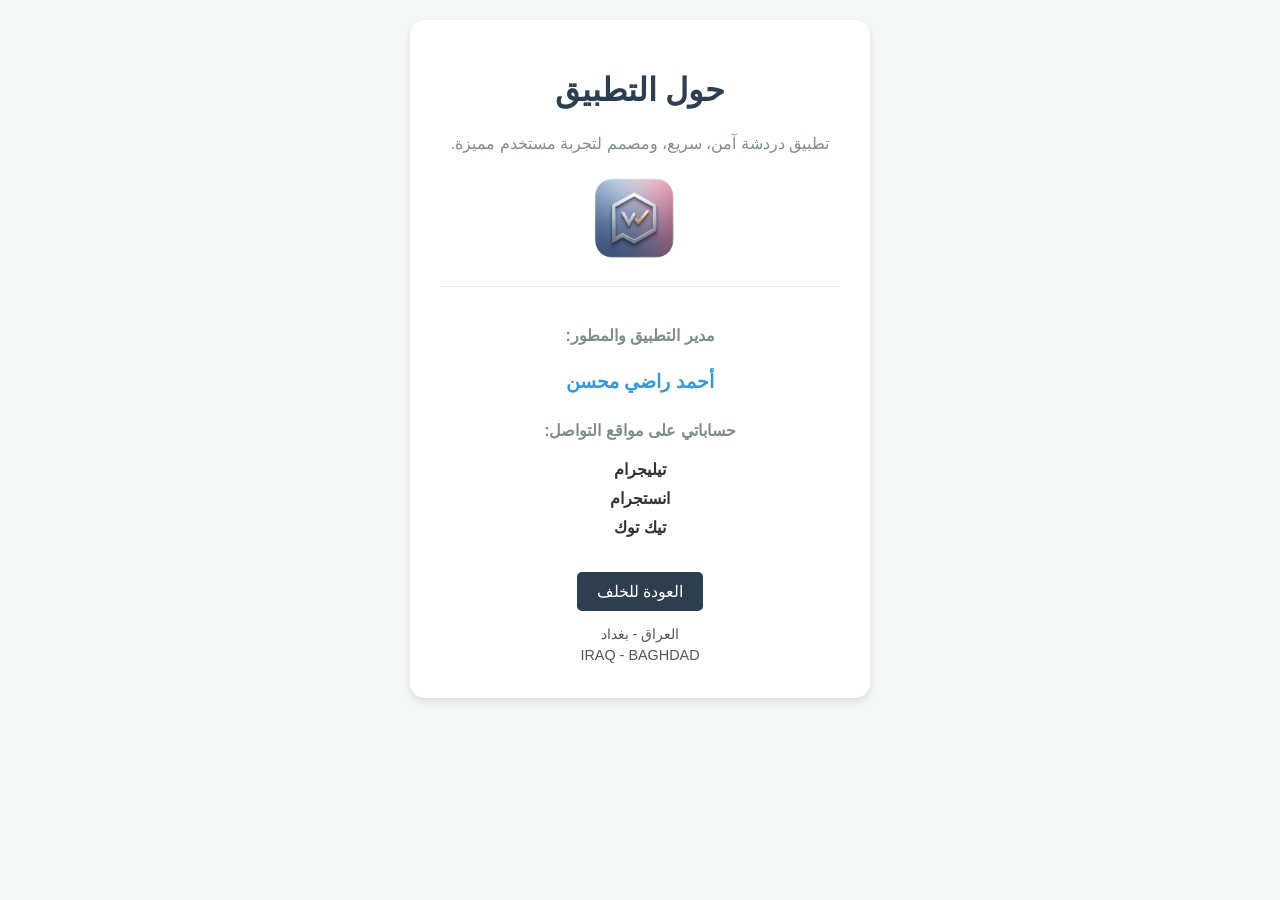
<file: about.html>
<!DOCTYPE html>
<html dir="rtl" lang="ar">
<head>
    <meta charset="UTF-8">
    <meta name="viewport" content="width=device-width, initial-scale=1.0">
    <title>حول التطبيق</title>
    <link rel="icon" href="icon.svg" type="image/svg+xml">
    <link rel="manifest" href="manifest.json">
    <style>
        body { font-family: 'Cairo', sans-serif; background-color: #f4f7f6; padding: 20px; text-align: center; margin: 0; }
        .about-card { background: white; padding: 30px; border-radius: 15px; box-shadow: 0 4px 8px rgba(0,0,0,0.1); max-width: 400px; margin: auto; }
        h1 { color: #2c3e50; }
        p { color: #7f8c8d; line-height: 1.6; }
        .manager-name { color: #3498db; font-weight: bold; font-size: 1.2em; margin-bottom: 20px; }
        .social-links a { display: block; margin: 10px 0; color: #333; text-decoration: none; font-weight: bold; }
        .social-links a:hover { color: #3498db; }
        .btn-back { display: inline-block; margin-top: 25px; padding: 10px 20px; background-color: #2c3e50; color: white; text-decoration: none; border-radius: 5px; }
        /* تنسيق الموقع الجغرافي */
        .location { margin-top: 15px; font-size: 0.9em; color: #555; }
        .location div { margin-bottom: 5px; }
    </style>
</head>
<body>

    <div class="about-card">
        <h1>حول التطبيق</h1>
        <p>تطبيق دردشة آمن، سريع، ومصمم لتجربة مستخدم مميزة.</p>
        
        <img src="image.png" alt="شعار تطبيق وصل" width="100" height="auto">

        <div style="margin: 20px 0; border-top: 1px solid #eee; padding-top: 20px;">
            <p><strong>مدير التطبيق والمطور:</strong></p>
            <p class="manager-name">أحمد راضي محسن</p>
        </div>

        <div class="social-links">
            <p><strong>حساباتي على مواقع التواصل:</strong></p>
            <a href="https://t.me/Qwerty806">تيليجرام</a>
            <a href="https://www.instagram.com/el9ea?igsh=NGo3amF5YW00aN1">انستجرام</a>
            <a href="https://tiktok.com/@c1c8c">تيك توك</a>
        </div>

        <a href="javascript:history.back()" class="btn-back">العودة للخلف</a>
        
        <!-- إضافة الموقع الجغرافي -->
        <div class="location">
            <div>العراق - بغداد</div>
            <div>IRAQ - BAGHDAD</div>
        </div>
    </div>

</body>
</html>
</file>
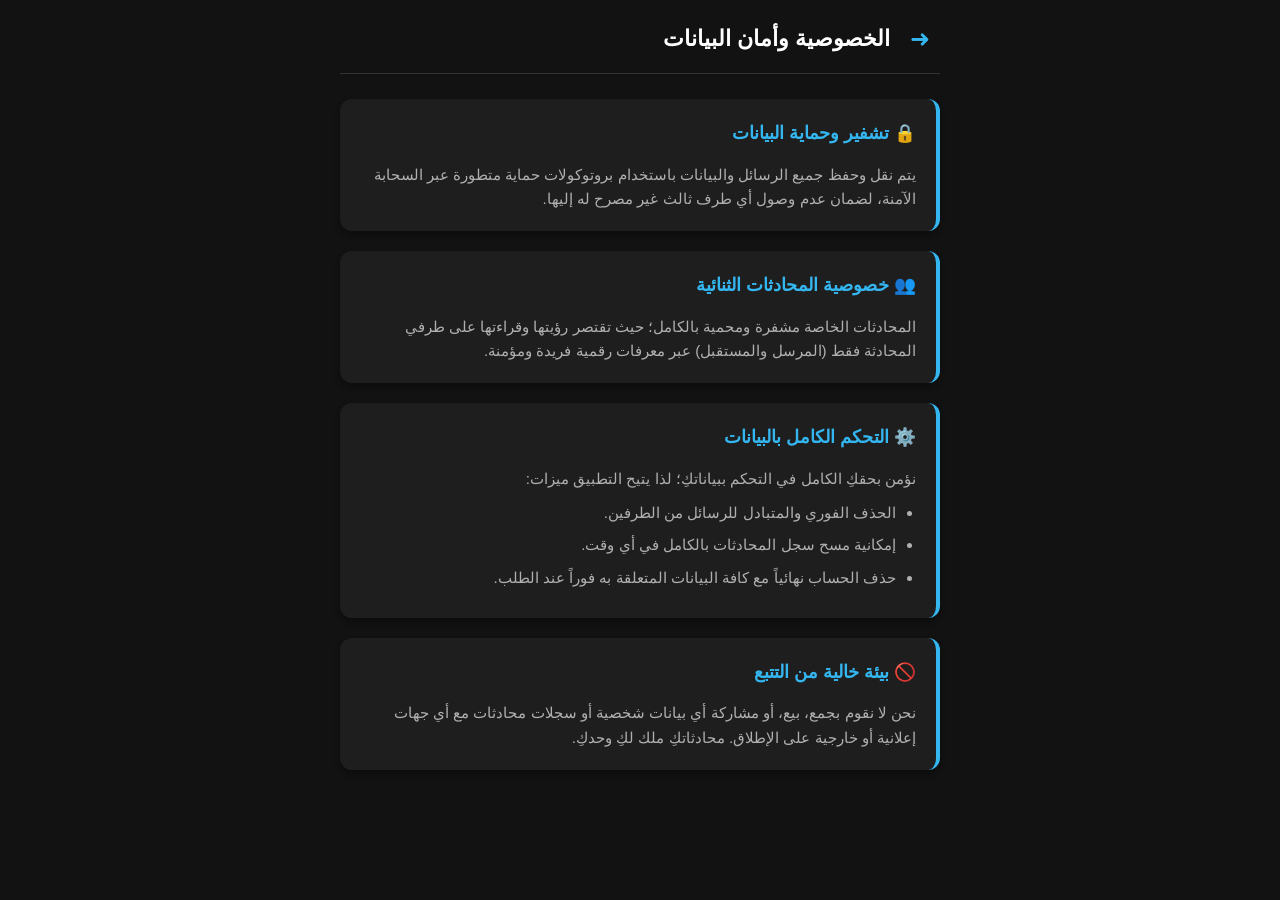
<file: privacy.html>
<!DOCTYPE html>
<html lang="ar" dir="rtl">
<head>
    <meta charset="UTF-8">
    <meta name="viewport" content="width=device-width, initial-scale=1.0">
    <title>الخصوصية وأمان البيانات - وصل</title>
    <style>
        :root {
            --bg-color: #121212;
            --card-bg: #1e1e1e;
            --text-color: #e0e0e0;
            --primary-color: #34b7f1;
            --accent-color: #075e54;
        }

        body {
            font-family: 'Segoe UI', Tahoma, Geneva, Verdana, sans-serif;
            background-color: var(--bg-color);
            color: var(--text-color);
            margin: 0;
            padding: 20px;
            line-height: 1.6;
        }

        .container {
            max-width: 600px;
            margin: 0 auto;
            padding-bottom: 40px;
        }

        /* رأس الصفحة وزر العودة */
        .header {
            display: flex;
            align-items: center;
            margin-bottom: 25px;
            border-bottom: 1px solid #333;
            padding-bottom: 15px;
        }

        .back-btn {
            background: none;
            border: none;
            color: var(--primary-color);
            font-size: 24px;
            cursor: pointer;
            padding: 0 10px;
            margin-left: 10px;
            display: flex;
            align-items: center;
            text-decoration: none;
        }

        h1 {
            font-size: 1.4rem;
            margin: 0;
            color: #fff;
        }

        /* كروت المعلومات */
        .card {
            background-color: var(--card-bg);
            border-radius: 12px;
            padding: 20px;
            margin-bottom: 20px;
            box-shadow: 0 4px 6px rgba(0,0,0,0.3);
            border-right: 4px solid var(--primary-color);
        }

        .card h2 {
            font-size: 1.1rem;
            margin-top: 0;
            color: var(--primary-color);
            display: flex;
            align-items: center;
            gap: 10px;
        }

        .card p, .card ul {
            font-size: 0.95rem;
            margin-bottom: 0;
            color: #b0b0b0;
        }

        .card ul {
            padding-right: 20px;
            margin-top: 10px;
        }

        .card li {
            margin-bottom: 8px;
        }
    </style>
</head>
<body>

    <div class="container">
        <!-- الرأس مع زر العودة للدردشة -->
        <div class="header">
            <a href="chat.html" class="back-btn">&#10140;</a>
            <h1>الخصوصية وأمان البيانات</h1>
        </div>

        <!-- كرت التشفير والحماية -->
        <div class="card">
            <h2>🔒 تشفير وحماية البيانات</h2>
            <p>يتم نقل وحفظ جميع الرسائل والبيانات باستخدام بروتوكولات حماية متطورة عبر السحابة الآمنة، لضمان عدم وصول أي طرف ثالث غير مصرح له إليها.</p>
        </div>

        <!-- كرت خصوصية المحادثات -->
        <div class="card">
            <h2>👥 خصوصية المحادثات الثنائية</h2>
            <p>المحادثات الخاصة مشفرة ومحمية بالكامل؛ حيث تقتصر رؤيتها وقراءتها على طرفي المحادثة فقط (المرسل والمستقبل) عبر معرفات رقمية فريدة ومؤمنة.</p>
        </div>

        <!-- كرت التحكم بالبيانات -->
        <div class="card">
            <h2>⚙️ التحكم الكامل بالبيانات</h2>
            <p>نؤمن بحقكِ الكامل في التحكم ببياناتكِ؛ لذا يتيح التطبيق ميزات:</p>
            <ul>
                <li>الحذف الفوري والمتبادل للرسائل من الطرفين.</li>
                <li>إمكانية مسح سجل المحادثات بالكامل في أي وقت.</li>
                <li>حذف الحساب نهائياً مع كافة البيانات المتعلقة به فوراً عند الطلب.</li>
            </ul>
        </div>

        <!-- كرت منع التتبع -->
        <div class="card">
            <h2>🚫 بيئة خالية من التتبع</h2>
            <p>نحن لا نقوم بجمع، بيع، أو مشاركة أي بيانات شخصية أو سجلات محادثات مع أي جهات إعلانية أو خارجية على الإطلاق. محادثاتكِ ملك لكِ وحدكِ.</p>
        </div>
    </div>

</body>
</html>
</file>
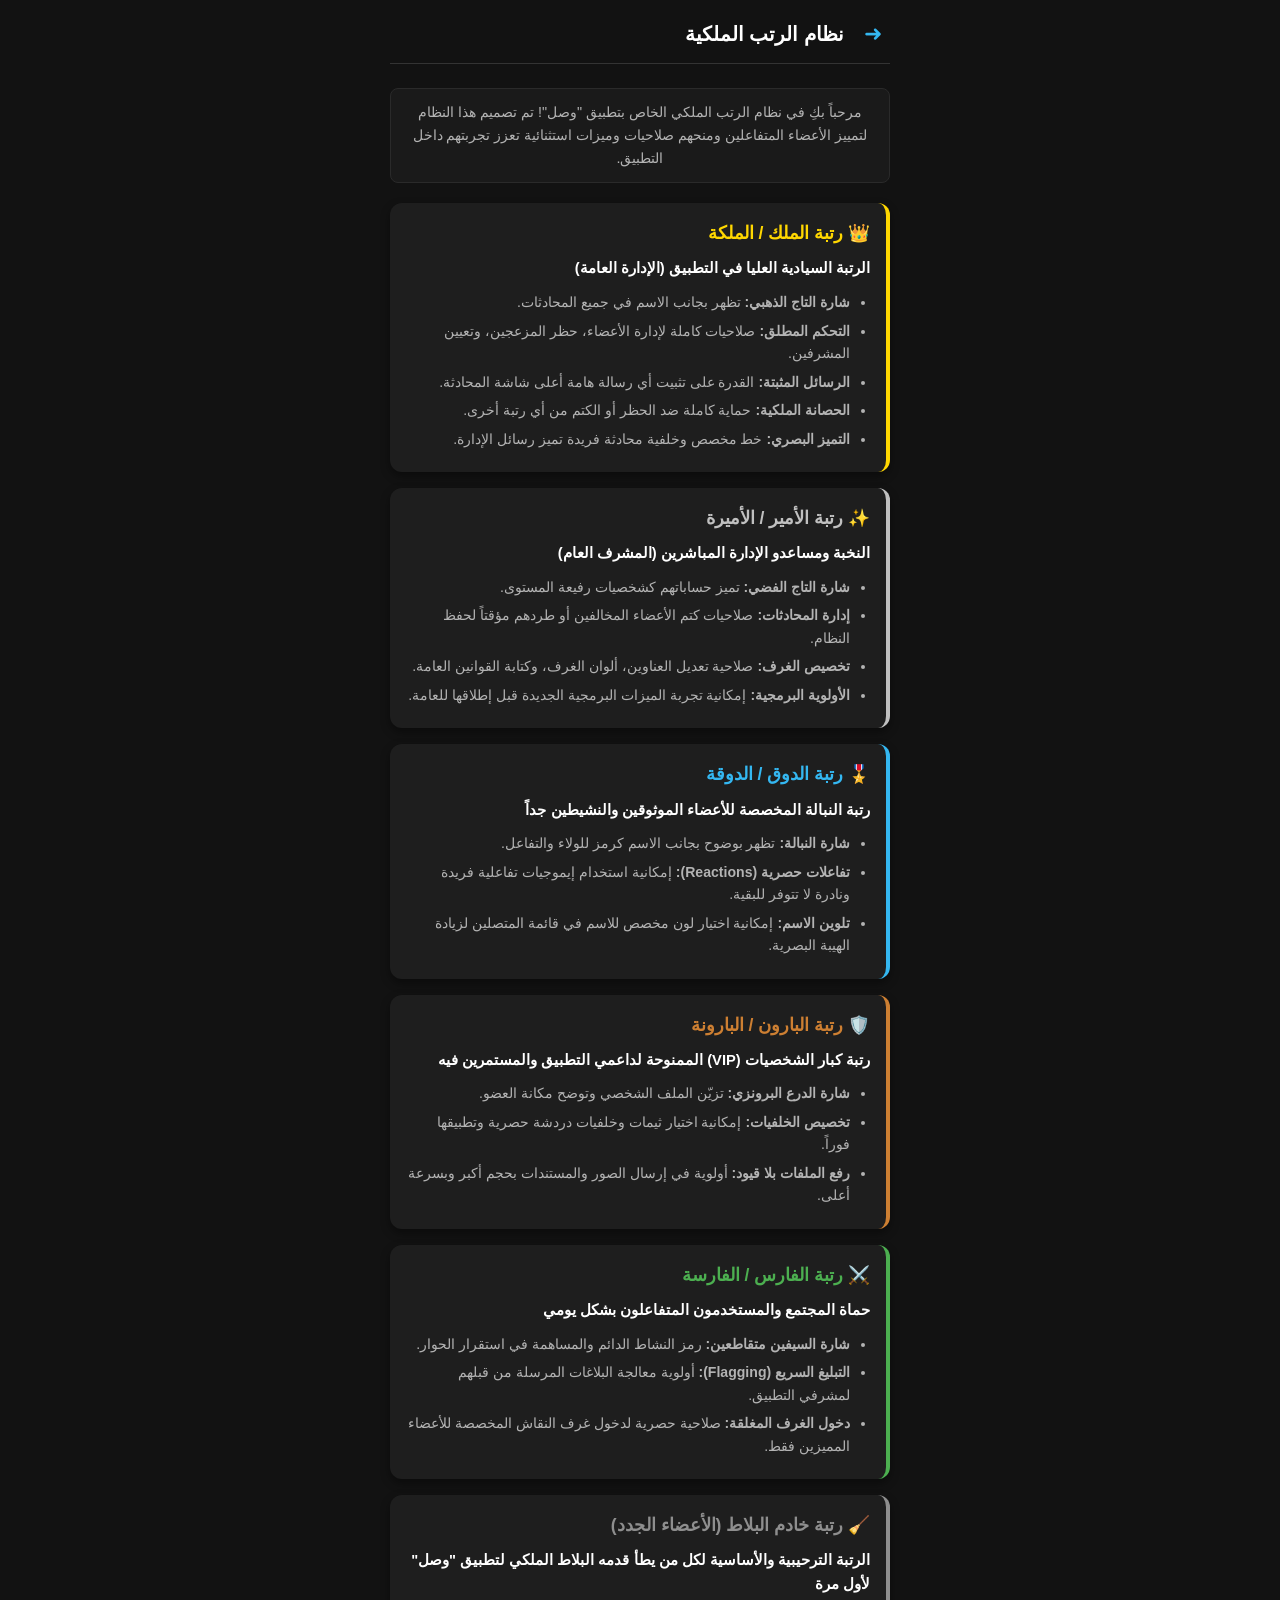
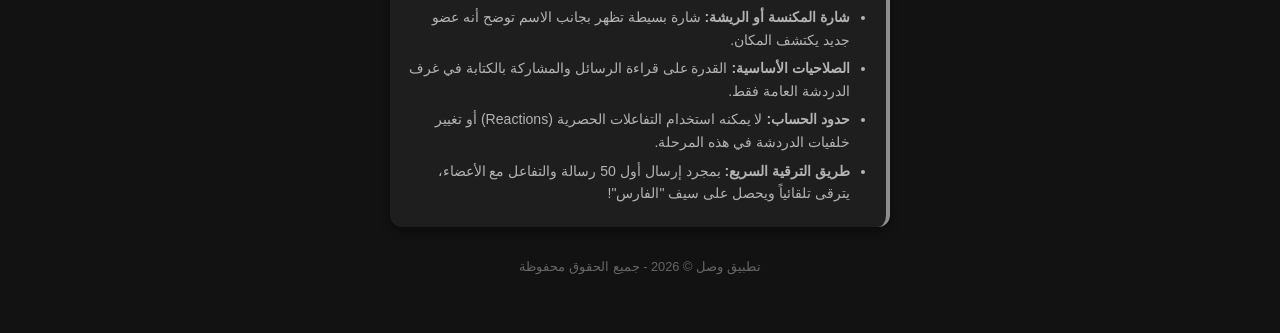
<file: ranks.html>
<!DOCTYPE html>
<html lang="ar" dir="rtl">
<head>
    <meta charset="UTF-8">
    <meta name="viewport" content="width=device-width, initial-scale=1.0">
    <title>نظام الرتب الملكية - وصل</title>
    <style>
        :root {
            --bg-color: #121212;
            --card-bg: #1e1e1e;
            --text-color: #e0e0e0;
            --primary-color: #ffd700; /* الذهبي كألوان ملكية */
            --silver-color: #c0c0c0;
            --bronze-color: #cd7f32;
            --blue-accent: #34b7f1;
            --border-color: #333333;
            --servant-color: #8e8e8e; /* اللون الفولاذي المخصص لخادم البلاط */
        }

        body {
            font-family: 'Segoe UI', Tahoma, Geneva, Verdana, sans-serif;
            background-color: var(--bg-color);
            color: var(--text-color);
            margin: 0;
            padding: 16px;
            line-height: 1.6;
        }

        .container {
            max-width: 500px;
            margin: 0 auto;
            padding-bottom: 40px;
        }

        /* رأس الصفحة */
        .header {
            display: flex;
            align-items: center;
            margin-bottom: 24px;
            border-bottom: 1px solid var(--border-color);
            padding-bottom: 12px;
        }

        .back-btn {
            background: none;
            border: none;
            color: var(--blue-accent);
            font-size: 22px;
            cursor: pointer;
            padding: 0 8px;
            margin-left: 12px;
            text-decoration: none;
            display: inline-flex;
            align-items: center;
        }

        h1 {
            font-size: 1.25rem;
            margin: 0;
            color: #ffffff;
            font-weight: 600;
        }

        /* مقدمة بسيطة */
        .intro-text {
            font-size: 0.9rem;
            color: #b3b3b3;
            margin-bottom: 20px;
            text-align: center;
            background-color: #1a1a1a;
            padding: 12px;
            border-radius: 8px;
            border: 1px solid #2a2a2a;
        }

        /* كروت الرتب */
        .card {
            background-color: var(--card-bg);
            border-radius: 12px;
            padding: 16px;
            margin-bottom: 16px;
            box-shadow: 0 4px 10px rgba(0, 0, 0, 0.4);
            transition: transform 0.2s;
        }

        .card:active {
            transform: scale(0.99);
        }

        /* تخصيص حدود الكروت حسب هيبة الرتبة */
        .card.king { border-right: 4px solid var(--primary-color); }
        .card.prince { border-right: 4px solid var(--silver-color); }
        .card.duke { border-right: 4px solid var(--blue-accent); }
        .card.baron { border-right: 4px solid var(--bronze-color); }
        .card.knight { border-right: 4px solid #4caf50; }
        .card.servant { border-right: 4px solid var(--servant-color); }

        .card h2 {
            font-size: 1.1rem;
            margin-top: 0;
            margin-bottom: 10px;
            display: flex;
            align-items: center;
            gap: 8px;
        }

        .king h2 { color: var(--primary-color); }
        .prince h2 { color: var(--silver-color); }
        .duke h2 { color: var(--blue-accent); }
        .baron h2 { color: var(--bronze-color); }
        .knight h2 { color: #4caf50; }
        .servant h2 { color: var(--servant-color); }

        .card p {
            font-size: 0.92rem;
            margin: 0 0 10px 0;
            color: #ffffff;
            font-weight: bold;
        }

        .card ul {
            padding-right: 20px;
            margin: 0;
            font-size: 0.88rem;
            color: #b3b3b3;
        }

        .card li {
            margin-bottom: 6px;
        }

        /* تذييل الصفحة */
        .footer {
            text-align: center;
            font-size: 0.8rem;
            color: #666;
            margin-top: 30px;
        }
    </style>
</head>
<body>

    <div class="container">
        <!-- رأس الصفحة مع زر الرجوع لصفحة المحادثة -->
        <div class="header">
            <a href="chat.html" class="back-btn">&#10140;</a>
            <h1>نظام الرتب الملكية</h1>
        </div>

        <div class="intro-text">
            مرحباً بكِ في نظام الرتب الملكي الخاص بتطبيق "وصل"! تم تصميم هذا النظام لتمييز الأعضاء المتفاعلين ومنحهم صلاحيات وميزات استثنائية تعزز تجربتهم داخل التطبيق.
        </div>

        <!-- 1. رتبة الملك -->
        <div class="card king">
            <h2>👑 رتبة الملك / الملكة</h2>
            <p>الرتبة السيادية العليا في التطبيق (الإدارة العامة)</p>
            <ul>
                <li><strong>شارة التاج الذهبي:</strong> تظهر بجانب الاسم في جميع المحادثات.</li>
                <li><strong>التحكم المطلق:</strong> صلاحيات كاملة لإدارة الأعضاء، حظر المزعجين، وتعيين المشرفين.</li>
                <li><strong>الرسائل المثبتة:</strong> القدرة على تثبيت أي رسالة هامة أعلى شاشة المحادثة.</li>
                <li><strong>الحصانة الملكية:</strong> حماية كاملة ضد الحظر أو الكتم من أي رتبة أخرى.</li>
                <li><strong>التميز البصري:</strong> خط مخصص وخلفية محادثة فريدة تميز رسائل الإدارة.</li>
            </ul>
        </div>

        <!-- 2. رتبة الأمير -->
        <div class="card prince">
            <h2>✨ رتبة الأمير / الأميرة</h2>
            <p>النخبة ومساعدو الإدارة المباشرين (المشرف العام)</p>
            <ul>
                <li><strong>شارة التاج الفضي:</strong> تميز حساباتهم كشخصيات رفيعة المستوى.</li>
                <li><strong>إدارة المحادثات:</strong> صلاحيات كتم الأعضاء المخالفين أو طردهم مؤقتاً لحفظ النظام.</li>
                <li><strong>تخصيص الغرف:</strong> صلاحية تعديل العناوين، ألوان الغرف، وكتابة القوانين العامة.</li>
                <li><strong>الأولوية البرمجية:</strong> إمكانية تجربة الميزات البرمجية الجديدة قبل إطلاقها للعامة.</li>
            </ul>
        </div>

        <!-- 3. رتبة الدوق -->
        <div class="card duke">
            <h2>🎖️ رتبة الدوق / الدوقة</h2>
            <p>رتبة النبالة المخصصة للأعضاء الموثوقين والنشيطين جداً</p>
            <ul>
                <li><strong>شارة النبالة:</strong> تظهر بوضوح بجانب الاسم كرمز للولاء والتفاعل.</li>
                <li><strong>تفاعلات حصرية (Reactions):</strong> إمكانية استخدام إيموجيات تفاعلية فريدة ونادرة لا تتوفر للبقية.</li>
                <li><strong>تلوين الاسم:</strong> إمكانية اختيار لون مخصص للاسم في قائمة المتصلين لزيادة الهيبة البصرية.</li>
            </ul>
        </div>

        <!-- 4. رتبة البارون -->
        <div class="card baron">
            <h2>🛡️ رتبة البارون / البارونة</h2>
            <p>رتبة كبار الشخصيات (VIP) الممنوحة لداعمي التطبيق والمستمرين فيه</p>
            <ul>
                <li><strong>شارة الدرع البرونزي:</strong> تزيّن الملف الشخصي وتوضح مكانة العضو.</li>
                <li><strong>تخصيص الخلفيات:</strong> إمكانية اختيار ثيمات وخلفيات دردشة حصرية وتطبيقها فوراً.</li>
                <li><strong>رفع الملفات بلا قيود:</strong> أولوية في إرسال الصور والمستندات بحجم أكبر وبسرعة أعلى.</li>
            </ul>
        </div>

        <!-- 5. رتبة الفارس -->
        <div class="card knight">
            <h2>⚔️ رتبة الفارس / الفارسة</h2>
            <p>حماة المجتمع والمستخدمون المتفاعلون بشكل يومي</p>
            <ul>
                <li><strong>شارة السيفين متقاطعين:</strong> رمز النشاط الدائم والمساهمة في استقرار الحوار.</li>
                <li><strong>التبليغ السريع (Flagging):</strong> أولوية معالجة البلاغات المرسلة من قبلهم لمشرفي التطبيق.</li>
                <li><strong>دخول الغرف المغلقة:</strong> صلاحية حصرية لدخول غرف النقاش المخصصة للأعضاء المميزين فقط.</li>
            </ul>
        </div>

        <!-- 6. رتبة خادم البلاط -->
        <div class="card servant">
            <h2>🧹 رتبة خادم البلاط (الأعضاء الجدد)</h2>
            <p>الرتبة الترحيبية والأساسية لكل من يطأ قدمه البلاط الملكي لتطبيق "وصل" لأول مرة</p>
            <ul>
                <li><strong>شارة المكنسة أو الريشة:</strong> شارة بسيطة تظهر بجانب الاسم توضح أنه عضو جديد يكتشف المكان.</li>
                <li><strong>الصلاحيات الأساسية:</strong> القدرة على قراءة الرسائل والمشاركة بالكتابة في غرف الدردشة العامة فقط.</li>
                <li><strong>حدود الحساب:</strong> لا يمكنه استخدام التفاعلات الحصرية (Reactions) أو تغيير خلفيات الدردشة في هذه المرحلة.</li>
                <li><strong>طريق الترقية السريع:</strong> بمجرد إرسال أول 50 رسالة والتفاعل مع الأعضاء، يترقى تلقائياً ويحصل على سيف "الفارس"!</li>
            </ul>
        </div>

        <div class="footer">
            تطبيق وصل &copy; 2026 - جميع الحقوق محفوظة
        </div>
    </div>

</body>
</html>
</file>
